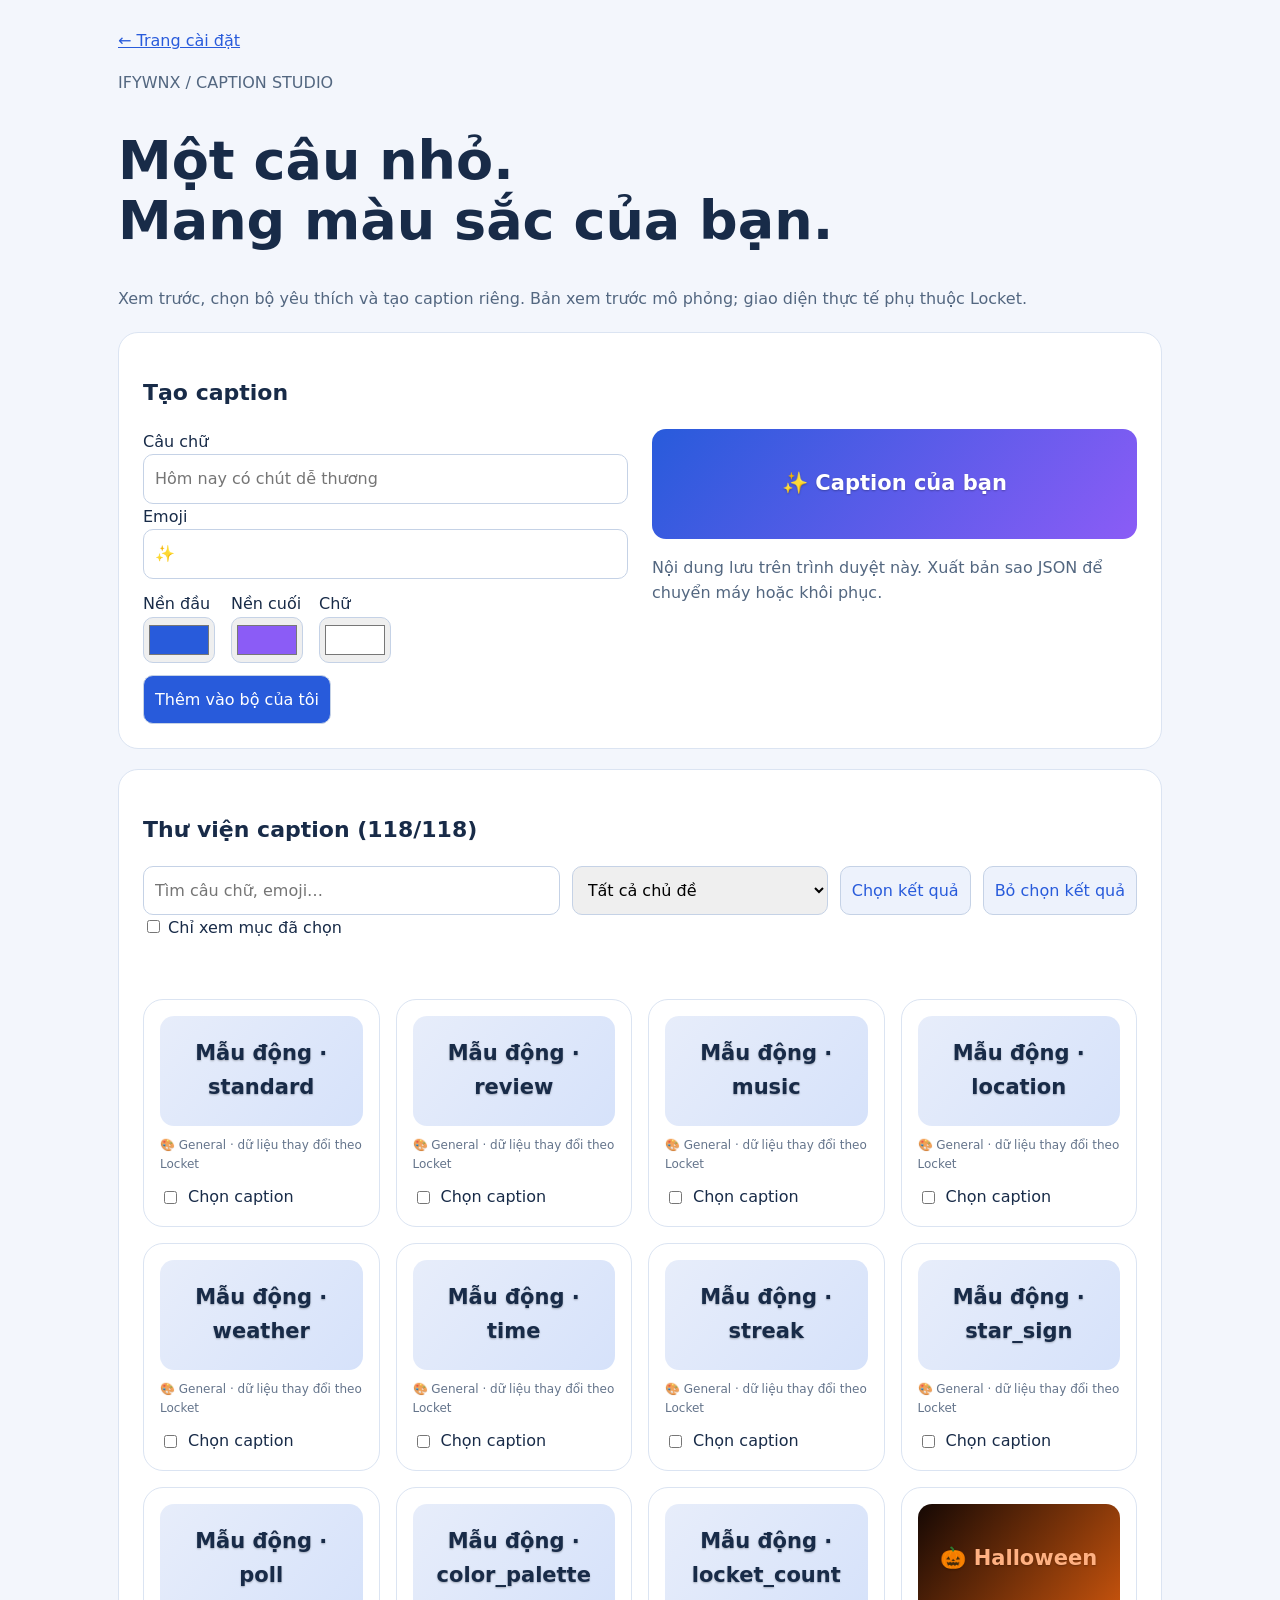
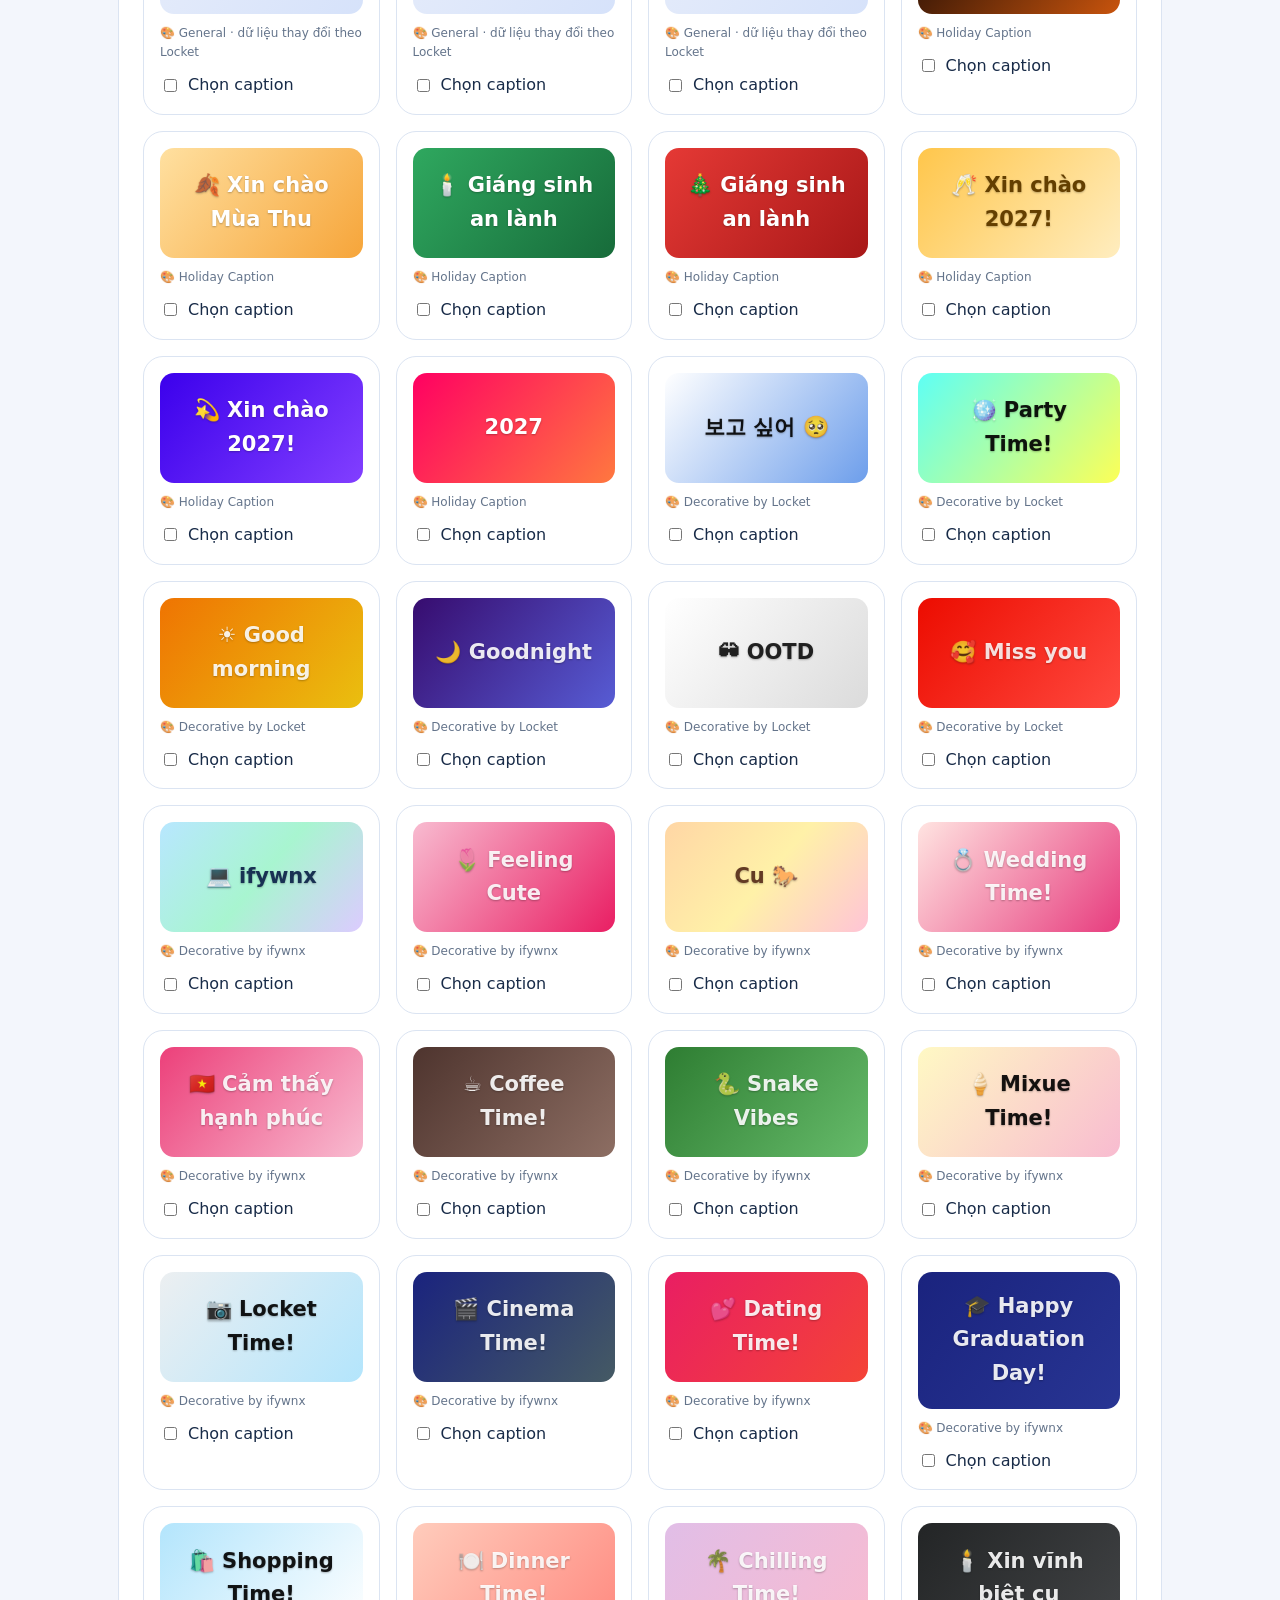
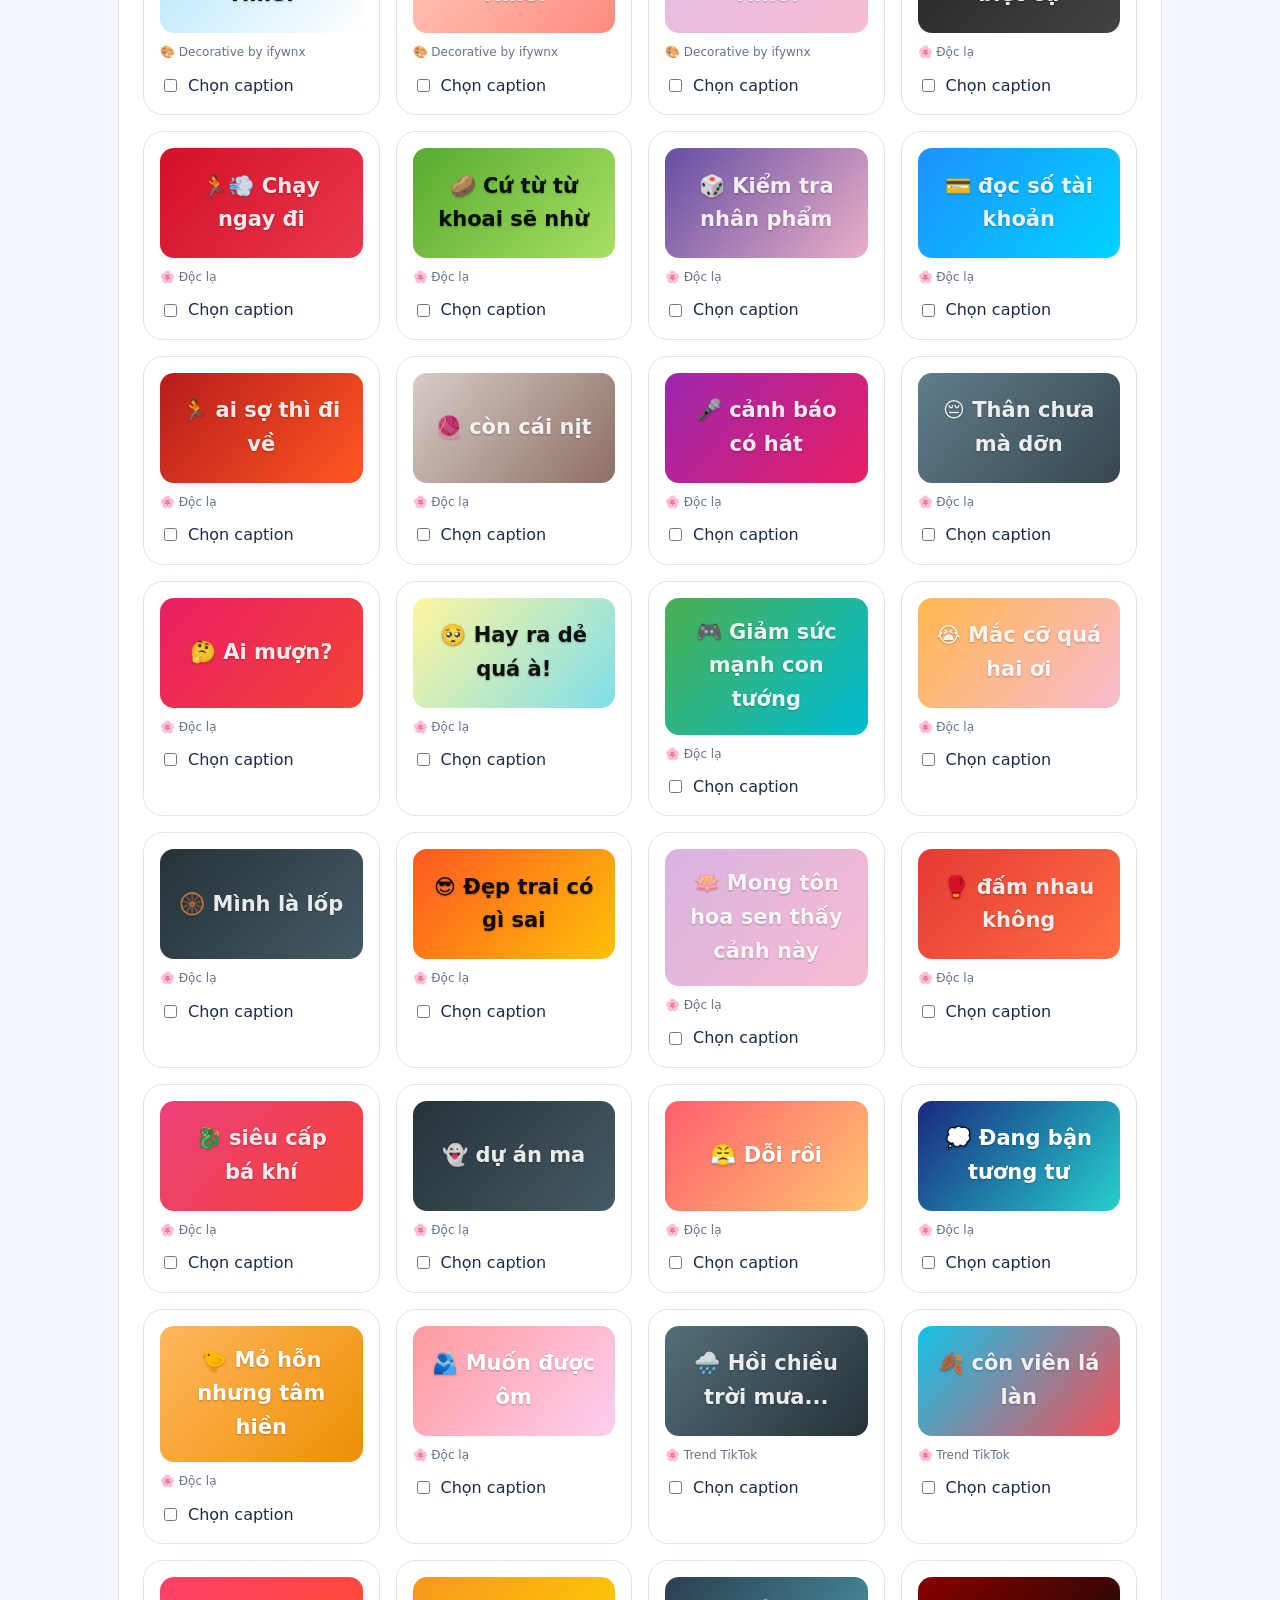
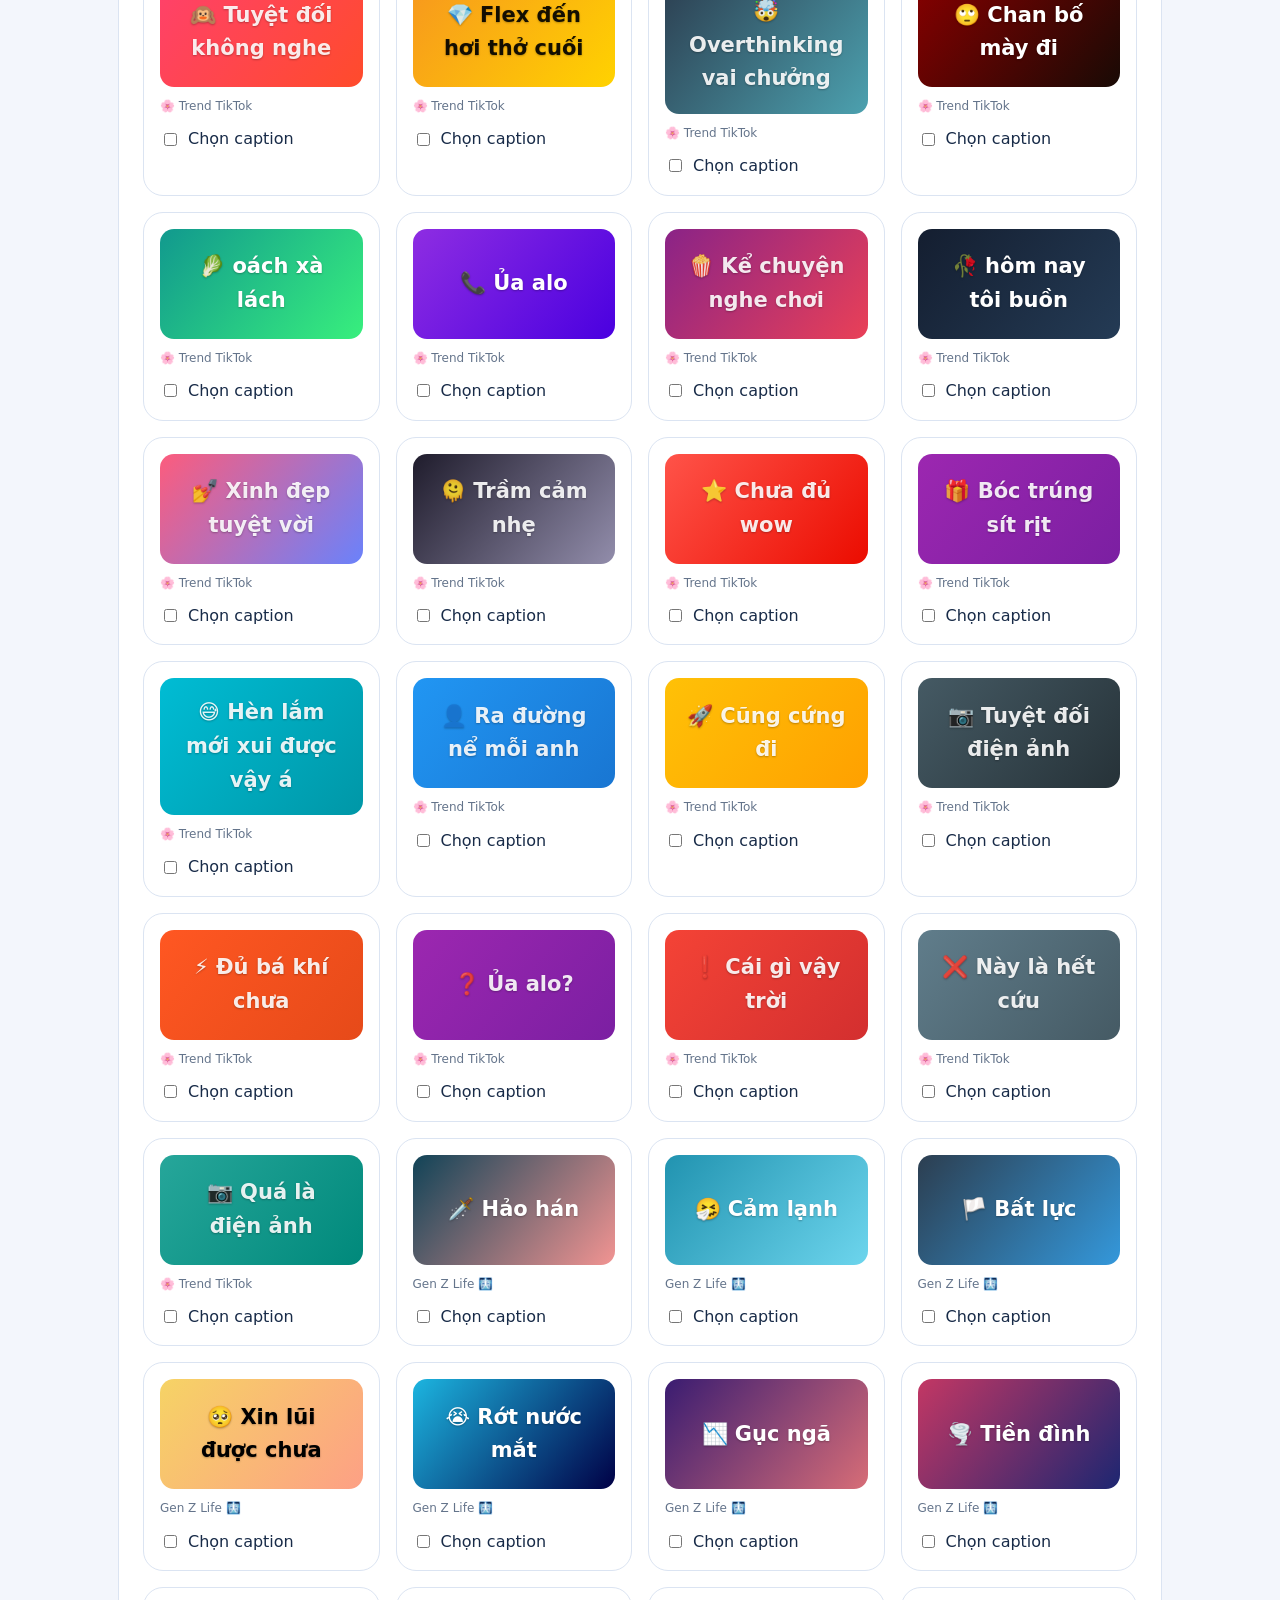
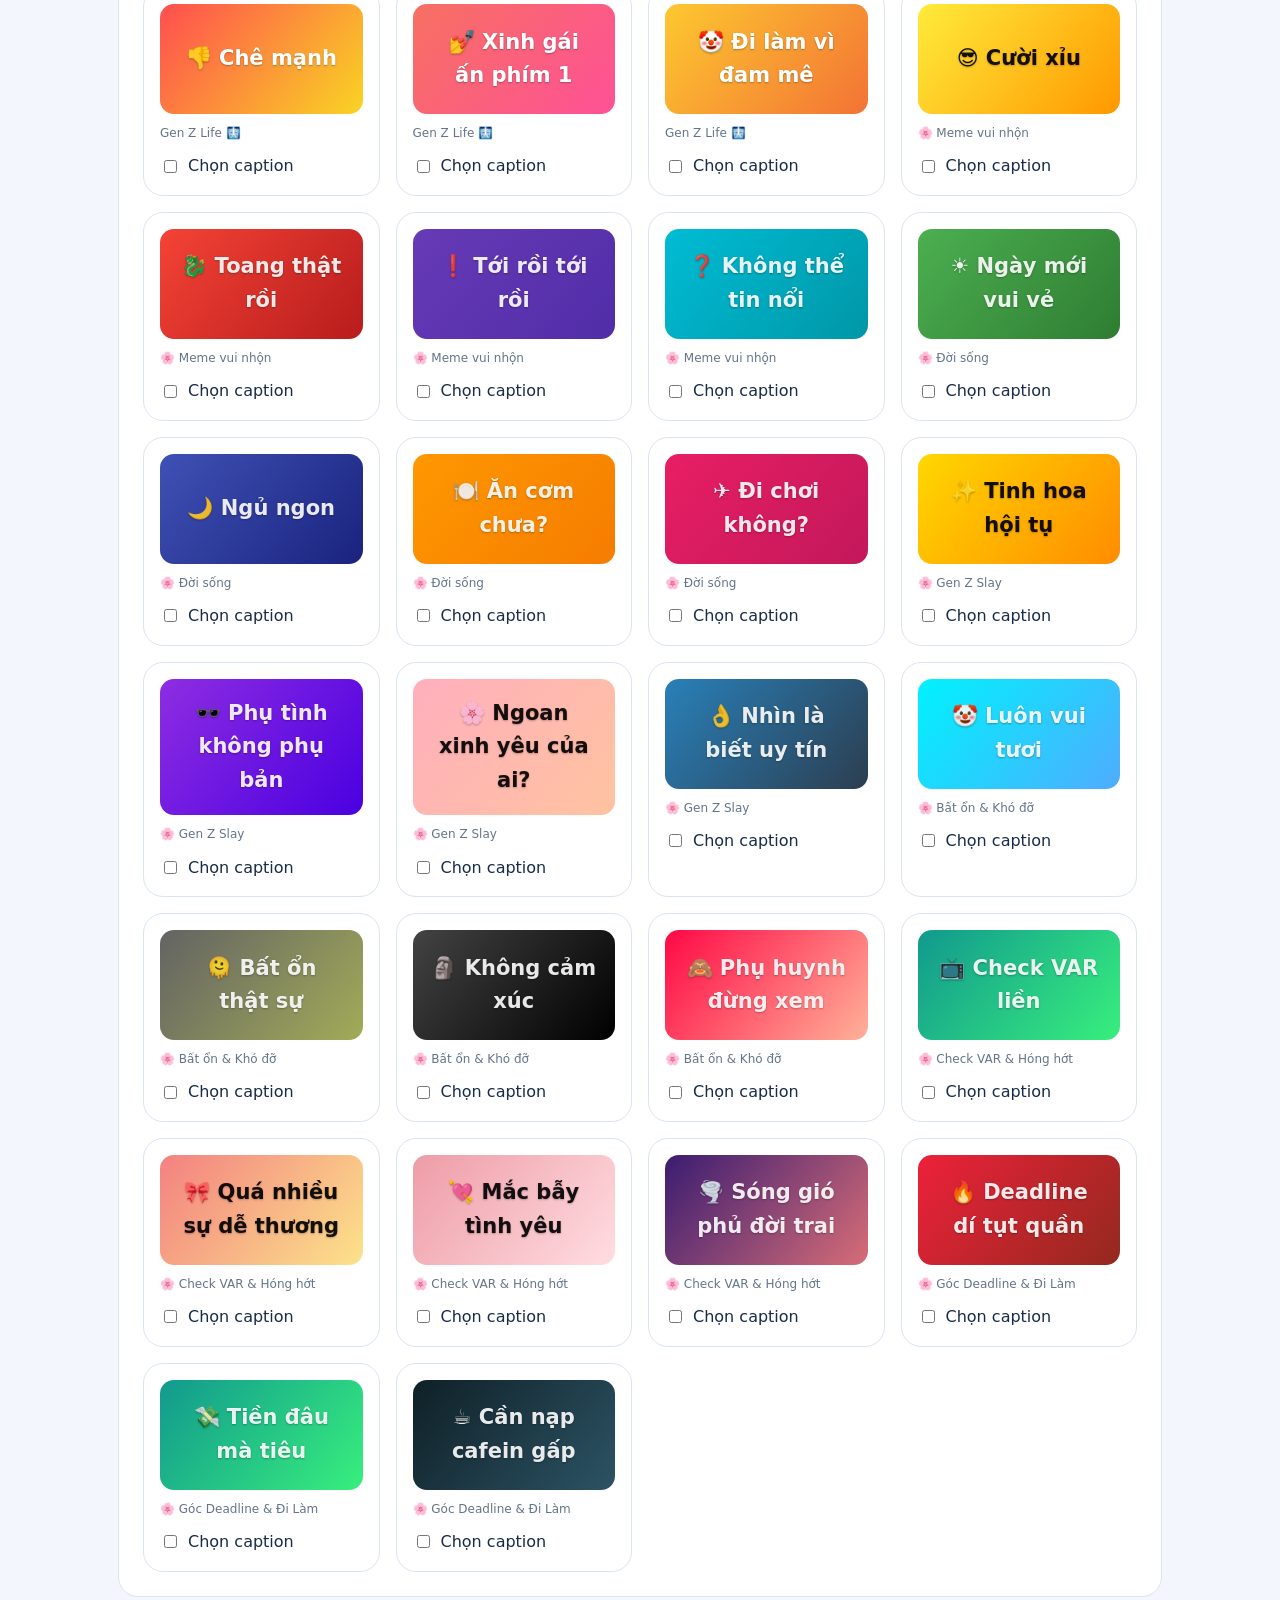
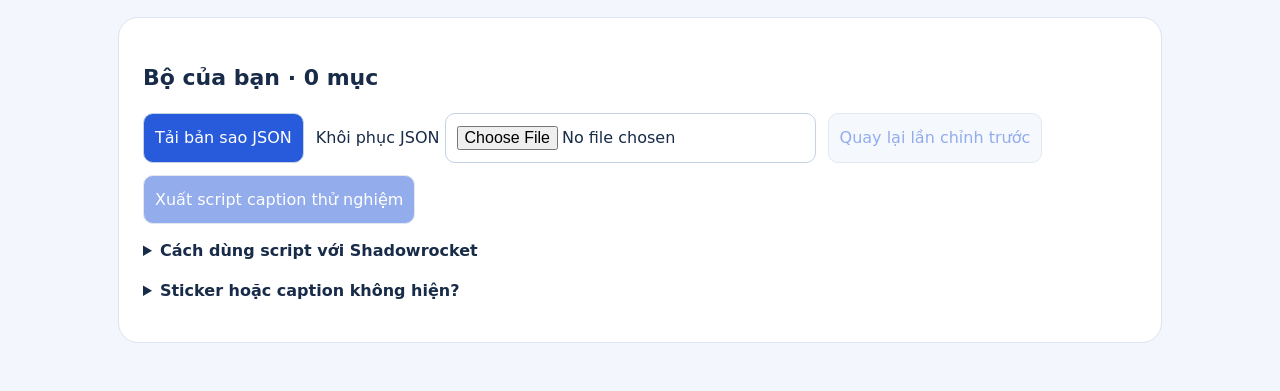
<file: Website hiện tại/public/captions/index.html>
<!doctype html><html lang="vi"><meta charset="utf-8"><meta name="viewport" content="width=device-width,initial-scale=1"><title>Caption Studio · ifywnx</title>
<style>*{box-sizing:border-box}body{margin:0;background:#f3f6fc;color:#182b48;font:16px/1.6 system-ui}main{max-width:1100px;margin:auto;padding:28px}a{color:#285bdb}h1{font-size:clamp(32px,6vw,54px);line-height:1.1}h2{font-size:22px}p{color:#536780}.panel,article{background:white;border:1px solid #dbe4f2;border-radius:20px;padding:24px;margin:20px 0}.tools{display:flex;gap:12px;flex-wrap:wrap}input,select,button{font:inherit;padding:11px;border:1px solid #c5d2e6;border-radius:10px;max-width:100%}button{cursor:pointer;background:#285bdb;color:white}button.secondary{background:#edf2fc;color:#285bdb}button:disabled{opacity:.5;cursor:default}input[type=search]{flex:1;min-width:180px}label{display:block}input[type=text]{width:100%}.grid{display:grid;grid-template-columns:repeat(auto-fill,minmax(220px,1fr));gap:16px}.card{margin:0;padding:16px}.preview{min-height:110px;display:flex;align-items:center;justify-content:center;border-radius:14px;text-align:center;padding:18px;overflow-wrap:anywhere;font-size:21px;font-weight:700;text-shadow:0 1px 2px #0004}.meta{font-size:12px;color:#64748b;margin:10px 0}.card label{display:flex;gap:8px;align-items:center}.editor{display:grid;grid-template-columns:1fr 1fr;gap:24px}.colors{display:flex;gap:16px;margin:12px 0}.colors input{display:block;width:72px;height:46px;padding:3px}#status{min-height:26px}summary{cursor:pointer;font-weight:700}details{margin:14px 0}input:focus-visible,button:focus-visible,select:focus-visible,a:focus-visible{outline:3px solid #e8aa28;outline-offset:3px}@media(max-width:650px){main{padding:16px}.editor{grid-template-columns:1fr}.panel{padding:18px}}
</style><main><a href="../">← Trang cài đặt</a><p>IFYWNX / CAPTION STUDIO</p><h1>Một câu nhỏ.<br>Mang màu sắc của bạn.</h1><p>Xem trước, chọn bộ yêu thích và tạo caption riêng. Bản xem trước mô phỏng; giao diện thực tế phụ thuộc Locket.</p>
<section class="panel"><h2>Tạo caption</h2><div class="editor"><form id="create"><label>Câu chữ<input id="caption" type="text" maxlength="120" required placeholder="Hôm nay có chút dễ thương"></label><label>Emoji<input id="emoji" type="text" maxlength="24" value="✨"></label><div class="colors"><label>Nền đầu<input id="color1" type="color" value="#285bdb"></label><label>Nền cuối<input id="color2" type="color" value="#8b5cf6"></label><label>Chữ<input id="ink" type="color" value="#ffffff"></label></div><button>Thêm vào bộ của tôi</button></form><div><div id="live" class="preview"></div><p>Nội dung lưu trên trình duyệt này. Xuất bản sao JSON để chuyển máy hoặc khôi phục.</p></div></div></section>
<section class="panel"><h2>Thư viện caption <span id="count"></span></h2><div class="tools"><input id="search" type="search" aria-label="Tìm caption" placeholder="Tìm câu chữ, emoji…"><select id="category" aria-label="Chủ đề"><option value="">Tất cả chủ đề</option></select><button id="all" class="secondary">Chọn kết quả</button><button id="none" class="secondary">Bỏ chọn kết quả</button></div><label><input id="only" type="checkbox"> Chỉ xem mục đã chọn</label><p id="status" role="status" aria-live="polite"></p><div id="grid" class="grid"></div></section>
<section class="panel"><h2>Bộ của bạn · <span id="selected">0</span> mục</h2><div class="tools"><button id="backup">Tải bản sao JSON</button><label class="secondary">Khôi phục JSON <input id="restore" type="file" accept="application/json,.json"></label><button id="undo" class="secondary">Quay lại lần chỉnh trước</button><button id="script">Xuất script caption thử nghiệm</button></div><details><summary>Cách dùng script với Shadowrocket</summary><ol><li>Chọn caption rồi xuất script. File chỉ thay danh sách caption và giữ các mục mặc định từ máy chủ; không thay Gold, DNS hoặc thanh toán.</li><li>Đây là file dành cho quản trị viên: đưa JS lên địa chỉ HTTPS do bạn quản lý. File tải xuống chưa tự cài vào Shadowrocket.</li><li>Trong bản sao cấu hình đang dùng, thay script-path của quy tắc Firebase Remote Config bằng URL script mới. Không chạy đồng thời quy tắc caption cũ và mới trên cùng phản hồi.</li><li>Bật bản thử, mở lại Locket và kiểm tra. Muốn quay lại: khôi phục script-path cũ rồi cập nhật script. Locket có thể lưu cache, nên không hứa thay đổi ngay lập tức.</li></ol><p>Script này chỉ chỉnh caption. Các tuỳ chỉnh khác trong script Remote Config cũ sẽ không được áp dụng khi thay nó. Chưa được thử trực tiếp trên iPhone.</p></details><details><summary>Sticker hoặc caption không hiện?</summary><p>Kiểm tra đúng cấu hình, module và tin cậy chứng chỉ. Chỉ bật một quy tắc Remote Config. Nếu lỗi xuất hiện sau khi đổi script, quay lại bản trước. Ghi phiên bản Locket và chụp lỗi; không cần xoá ứng dụng. DNS không tự thêm sticker.</p></details></section></main><script src="studio.js"></script></html>
</file>
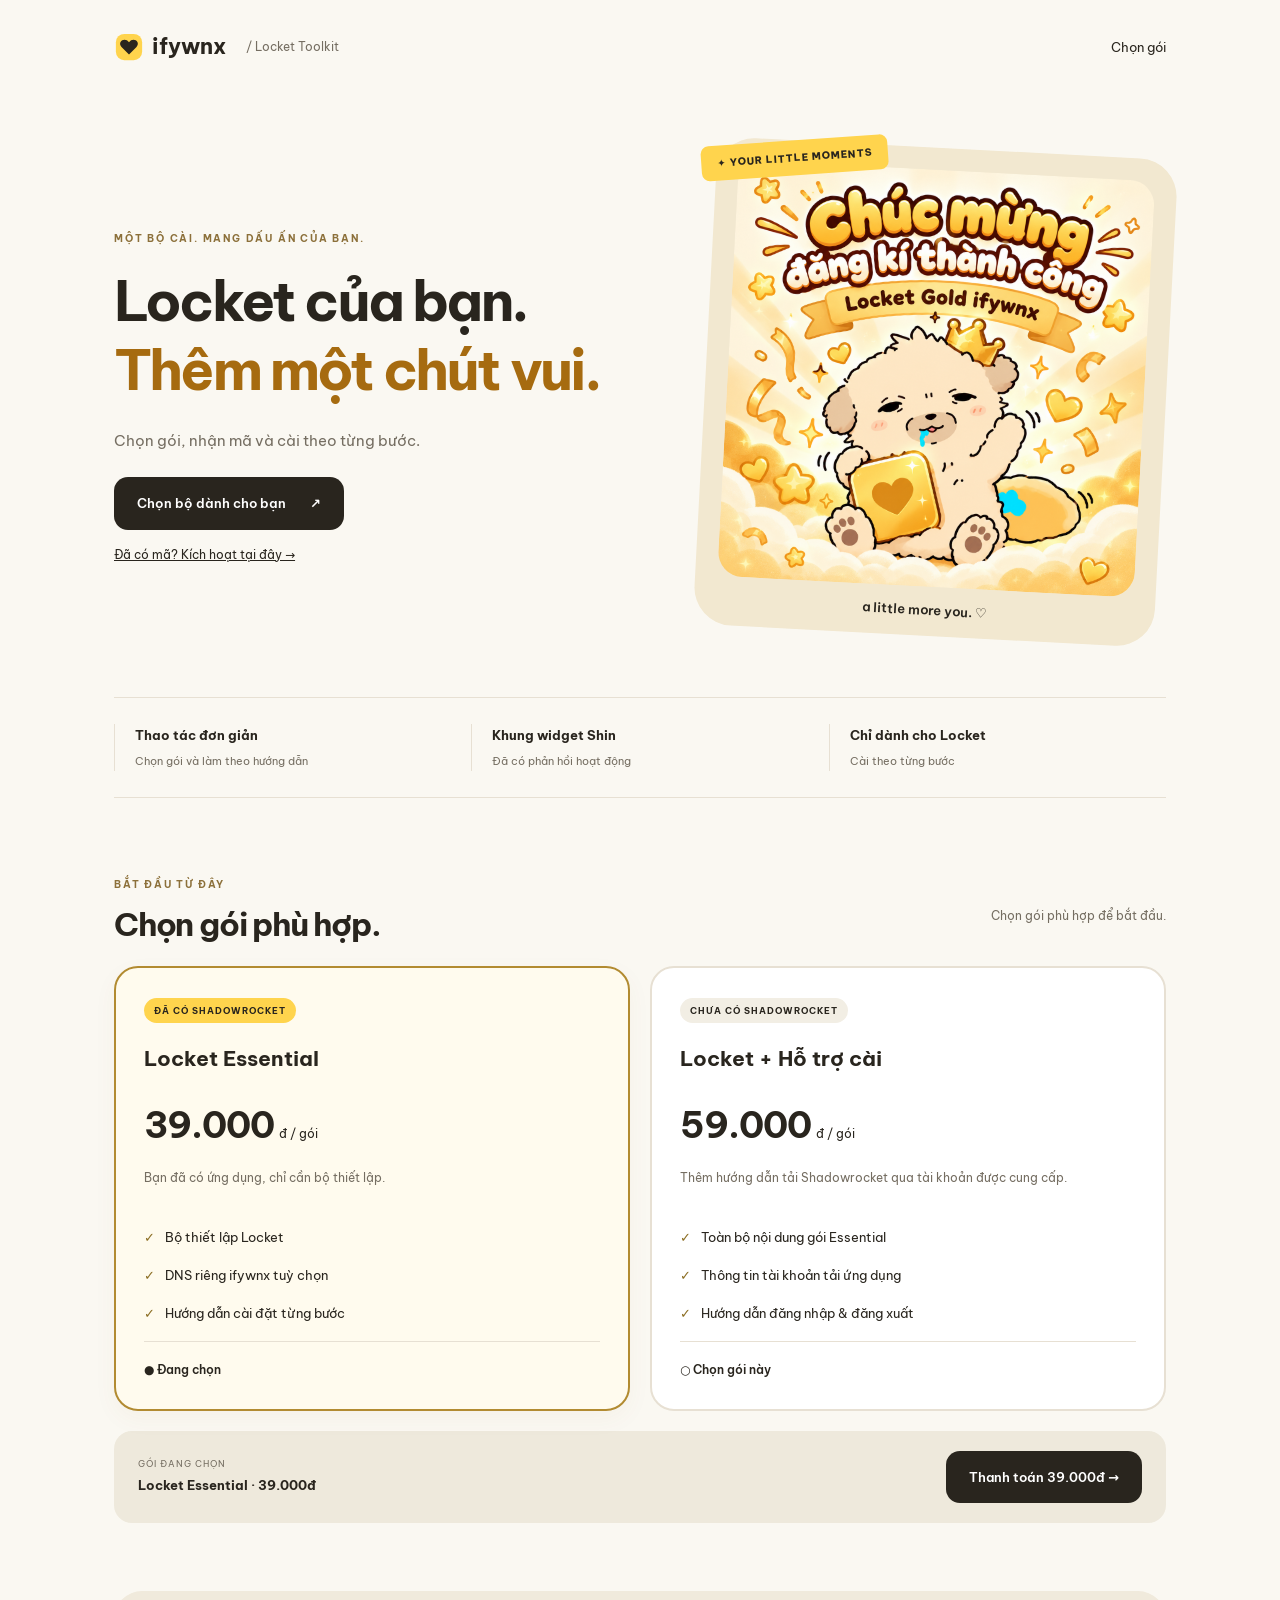
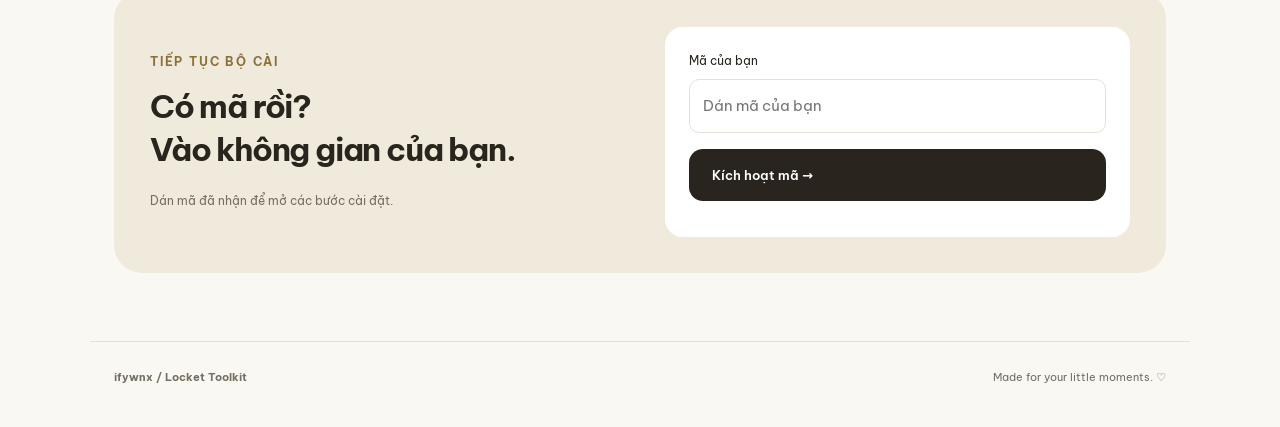
<file: Website hiện tại/public/welcome/index.html>
<!doctype html><html lang="vi"><head><meta charset="utf-8"><meta name="viewport" content="width=device-width,initial-scale=1"><meta name="referrer" content="no-referrer"><title>Locket Toolkit · ifywnx</title><link rel="stylesheet" href="style.css"></head><body>
<div class="preview">BẢN XEM TRƯỚC · Thanh toán thật chưa bật</div>
<header><a class="brand" href="#"><svg class="brand-icon" viewBox="0 0 32 32" aria-hidden="true"><rect x="2" y="2" width="28" height="28" rx="9" fill="#ffd44d"/><path d="M16 24 8 16c-5-6 4-11 8-5 4-6 13-1 8 5Z" fill="#29251e"/></svg><b>ifywnx</b><span> / Locket Toolkit</span></a><nav><a href="#packages">Chọn gói</a></nav></header>
<main><div class="hero"><div><p class="eyebrow">MỘT BỘ CÀI. MANG DẤU ẤN CỦA BẠN.</p><h1>Locket của bạn.<br><em>Thêm một chút vui.</em></h1><p class="intro">Chọn gói, nhận mã và cài theo từng bước.</p><a href="#packages" class="button dark">Chọn bộ dành cho bạn <span>↗</span></a><a class="textlink" href="#activation">Đã có mã? Kích hoạt tại đây →</a></div><div class="heroart"><div class="floatbadge">✦ YOUR LITTLE MOMENTS</div><img src="images/locket-welcome-ifywnx-v5.png" alt="Chú cún cùng chiếc Locket vàng, chào mừng đến với ifywnx"><span class="artlabel">a little more you. ♡</span></div></div>
<div class="featurebar"><div><b>Thao tác đơn giản</b><span>Chọn gói và làm theo hướng dẫn</span></div><div><b>Khung widget Shin</b><span>Đã có phản hồi hoạt động</span></div><div><b>Chỉ dành cho Locket</b><span>Cài theo từng bước</span></div></div>
<section id="packages"><div class="sectionhead"><div><p class="eyebrow">BẮT ĐẦU TỪ ĐÂY</p><h2>Chọn gói phù hợp.</h2></div><p>Chọn gói phù hợp để bắt đầu.</p></div><div class="plans">
<button class="plan selected" data-plan="standard" aria-pressed="true"><span class="pill">ĐÃ CÓ SHADOWROCKET</span><h3>Locket Essential</h3><strong>39.000<span>đ / gói</span></strong><p>Bạn đã có ứng dụng, chỉ cần bộ thiết lập.</p><ul><li>Bộ thiết lập Locket</li><li>DNS riêng ifywnx tuỳ chọn</li><li>Hướng dẫn cài đặt từng bước</li></ul><span class="choose">● Đang chọn</span></button>
<button class="plan" data-plan="plus" aria-pressed="false"><span class="pill">CHƯA CÓ SHADOWROCKET</span><h3>Locket + Hỗ trợ cài</h3><strong>59.000<span>đ / gói</span></strong><p>Thêm hướng dẫn tải Shadowrocket qua tài khoản được cung cấp.</p><ul><li>Toàn bộ nội dung gói Essential</li><li>Thông tin tài khoản tải ứng dụng</li><li>Hướng dẫn đăng nhập & đăng xuất</li></ul><span class="choose">○ Chọn gói này</span></button></div>
<div class="checkoutbar"><div><small>GÓI ĐANG CHỌN</small><b id="selection">Locket Essential · 39.000đ</b></div><button class="button dark" id="buy">Thanh toán 39.000đ →</button></div><p id="payment-status" role="status"></p><a id="checkout" class="button dark" hidden target="_blank" rel="noopener">Mở thanh toán payOS ↗</a></section>
<section class="workspace" id="activation"><div><p class="eyebrow">TIẾP TỤC BỘ CÀI</p><h2>Có mã rồi?<br>Vào không gian của bạn.</h2><p>Dán mã đã nhận để mở các bước cài đặt.</p></div><form id="unlock"><label for="code">Mã của bạn</label><input id="code" required autocomplete="off" spellcheck="false" placeholder="Dán mã của bạn"><button class="button dark">Kích hoạt mã →</button><p id="access-message" role="alert"></p></form></section>
<template id="installation-template"><section id="downloads" hidden><p class="eyebrow">KHÔNG GIAN CÀI ĐẶT</p><h2>Từng bước, thật dễ.</h2><p id="demo-note" class="notice" hidden>Đây là phiên xem thử. Các nút tải không gọi máy chủ và không thu tiền.</p>
<div id="apple" hidden class="account"><h3>01 · Tải Shadowrocket</h3><p>Chỉ đăng nhập tài khoản tải ứng dụng trong <b>Phương tiện & Mục mua</b>. Giữ tài khoản iCloud cá nhân của bạn.</p><label for="apple-email">Tài khoản tải ứng dụng</label><input id="apple-email" readonly><label for="apple-password">Mật khẩu</label><div class="passwordrow"><input id="apple-password" type="password" readonly><button id="reveal" type="button" disabled>Hiện</button><button id="copy-password" type="button" disabled>Sao chép</button></div><p id="copy-status" role="status"></p><details id="signout"><summary>Cách đăng nhập và đăng xuất sau khi tải</summary><ol><li>Vào Cài đặt iPhone → tên của bạn → Phương tiện & Mục mua → Đăng xuất.</li><li>Đăng nhập tài khoản tải ứng dụng được cung cấp. Nếu cần mã xác minh, liên hệ người bán.</li><li>Mở App Store, tải Shadowrocket từ mục ứng dụng đã mua của tài khoản.</li><li>Quay lại Phương tiện & Mục mua → Đăng xuất, rồi đăng nhập tài khoản cá nhân.</li></ol><p>Thực hiện đăng xuất trên iPhone sau khi tải xong.</p><label><input id="signedout" type="checkbox"> Tôi đã tự đăng xuất tài khoản tải ứng dụng</label></details></div>
<div id="cards"></div><details class="guide" open><summary>Cài đặt theo thứ tự</summary><ol>
<li><b>Chọn một cách cài:</b> nếu chưa có cấu hình, hãy chọn Config ở trên. Nếu đã có cấu hình Shadowrocket riêng, mở mục Module thay thế. Không bật cả hai bộ quy tắc Locket cùng lúc.</li>
<li><b>DNS (tuỳ chọn):</b> mở Cài đặt iPhone → Cài đặt chung → VPN &amp; Quản lý thiết bị → chọn hồ sơ DNS ifywnx vừa tải → Cài đặt. Nếu còn hồ sơ DNS cũ, gỡ hồ sơ cũ trước.</li>
<li><b>Bật giải mã:</b> mở Shadowrocket → Cấu hình → bấm ⓘ cạnh cấu hình vừa thêm → Giải mã HTTPS. Bật Giải mã HTTPS và HTTP/2 nếu có; tên mục có thể khác giữa các phiên bản.</li>
<li><b>Tạo chứng chỉ:</b> trong phần Giải mã HTTPS, chọn Tạo chứng chỉ CA → Cài đặt vào hệ thống → cho phép tải hồ sơ.</li>
<li><b>Cài chứng chỉ:</b> vào Cài đặt iPhone → Cài đặt chung → VPN &amp; Quản lý thiết bị → chọn chứng chỉ vừa tạo trong Shadowrocket → Cài đặt.</li>
<li><b>Tin cậy chứng chỉ:</b> vào Cài đặt → Cài đặt chung → Giới thiệu → kéo xuống cuối → Cài đặt tin cậy chứng nhận → bật tin cậy cho đúng chứng chỉ CA vừa tạo.</li>
<li><b>Cài lại Locket để thử:</b> trước khi xoá, bảo đảm bạn đăng nhập lại được và đã lưu dữ liệu cần giữ; xoá ứng dụng có thể mất dữ liệu cục bộ. Sau đó xoá Locket → bật kết nối Shadowrocket → mở App Store và tải lại Locket.</li>
<li><b>Mở và kiểm tra:</b> mở Locket lần đầu, đăng nhập nếu được yêu cầu, rồi đóng hẳn ứng dụng và mở lần hai. Kiểm tra gửi/nhận ảnh và các tính năng cần dùng; nếu chưa hoạt động, liên hệ hỗ trợ, không cần xoá và cài lại liên tục.</li>
</ol></details></section></template><div id="installation-slot"></div>


</main><footer><b>ifywnx / Locket Toolkit</b><span>Made for your little moments. ♡</span></footer><script src="config.js"></script><script src="app.js"></script></body></html>
</file>
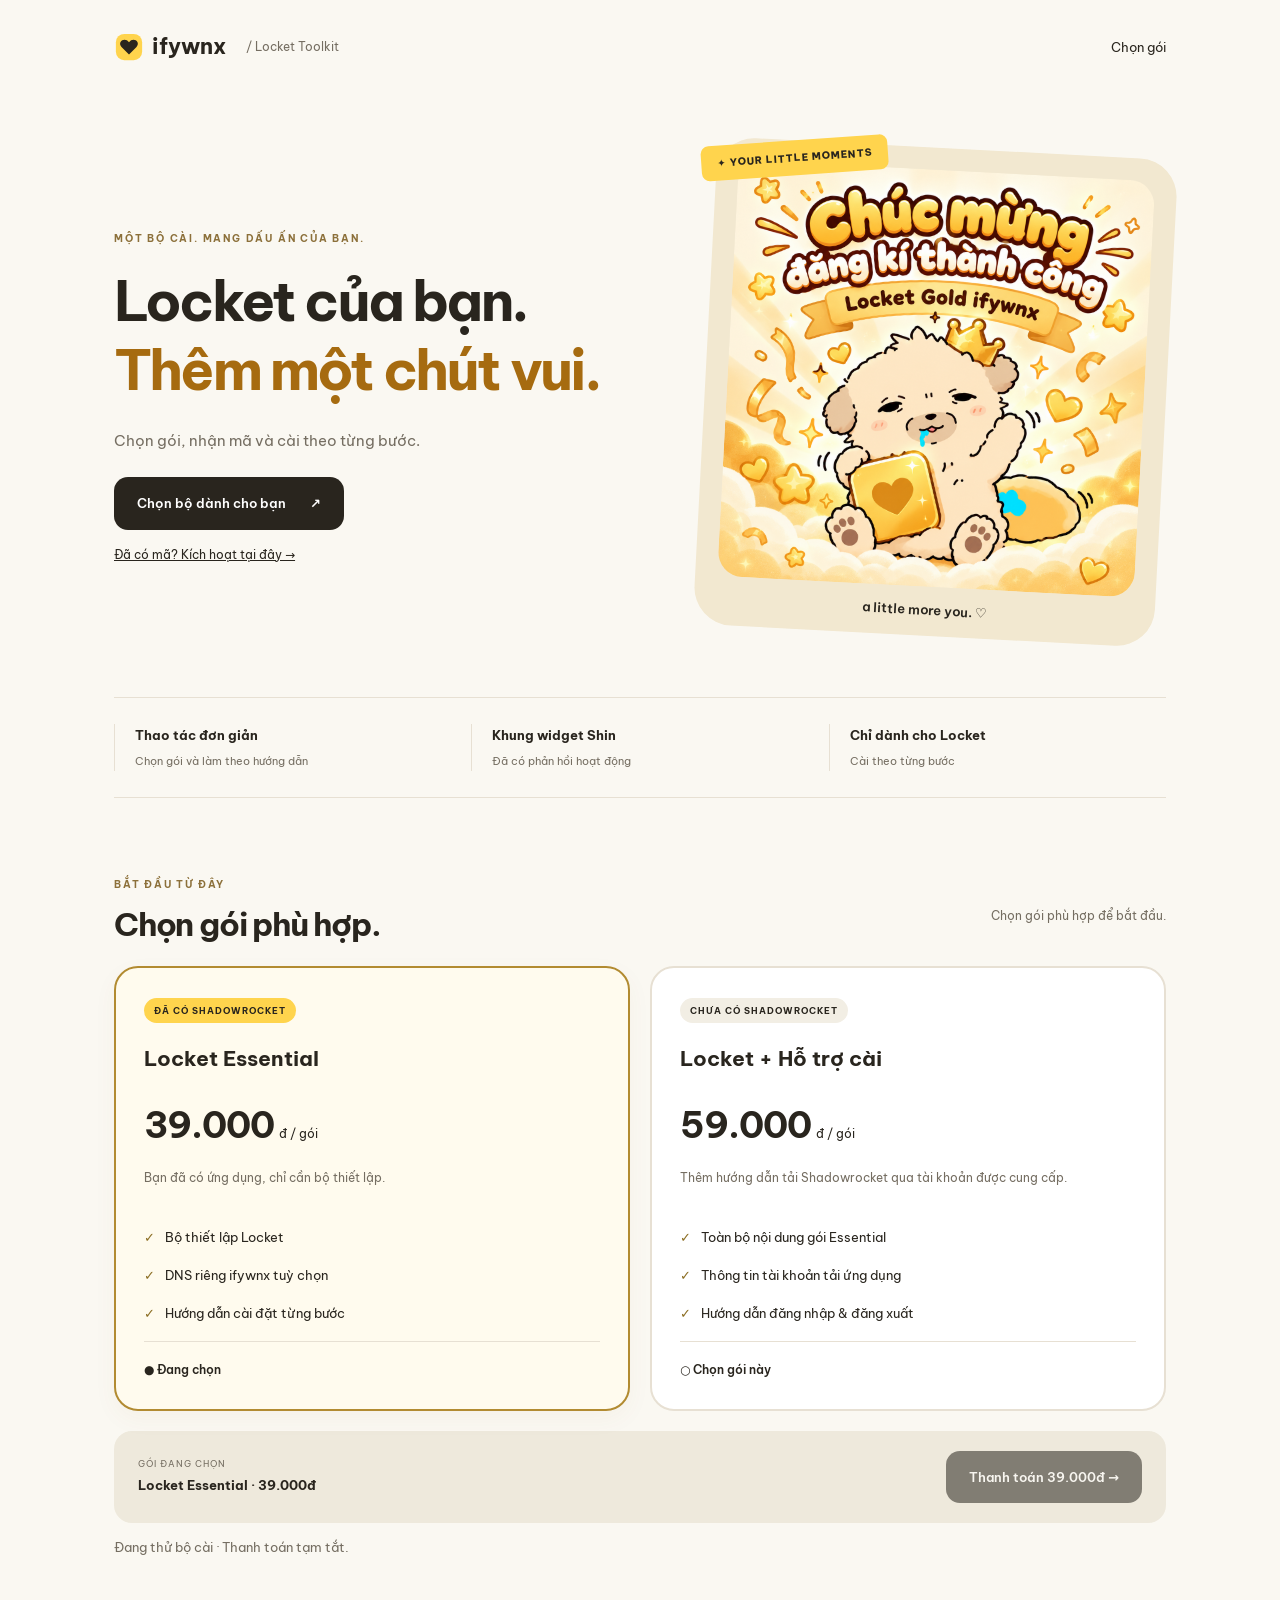
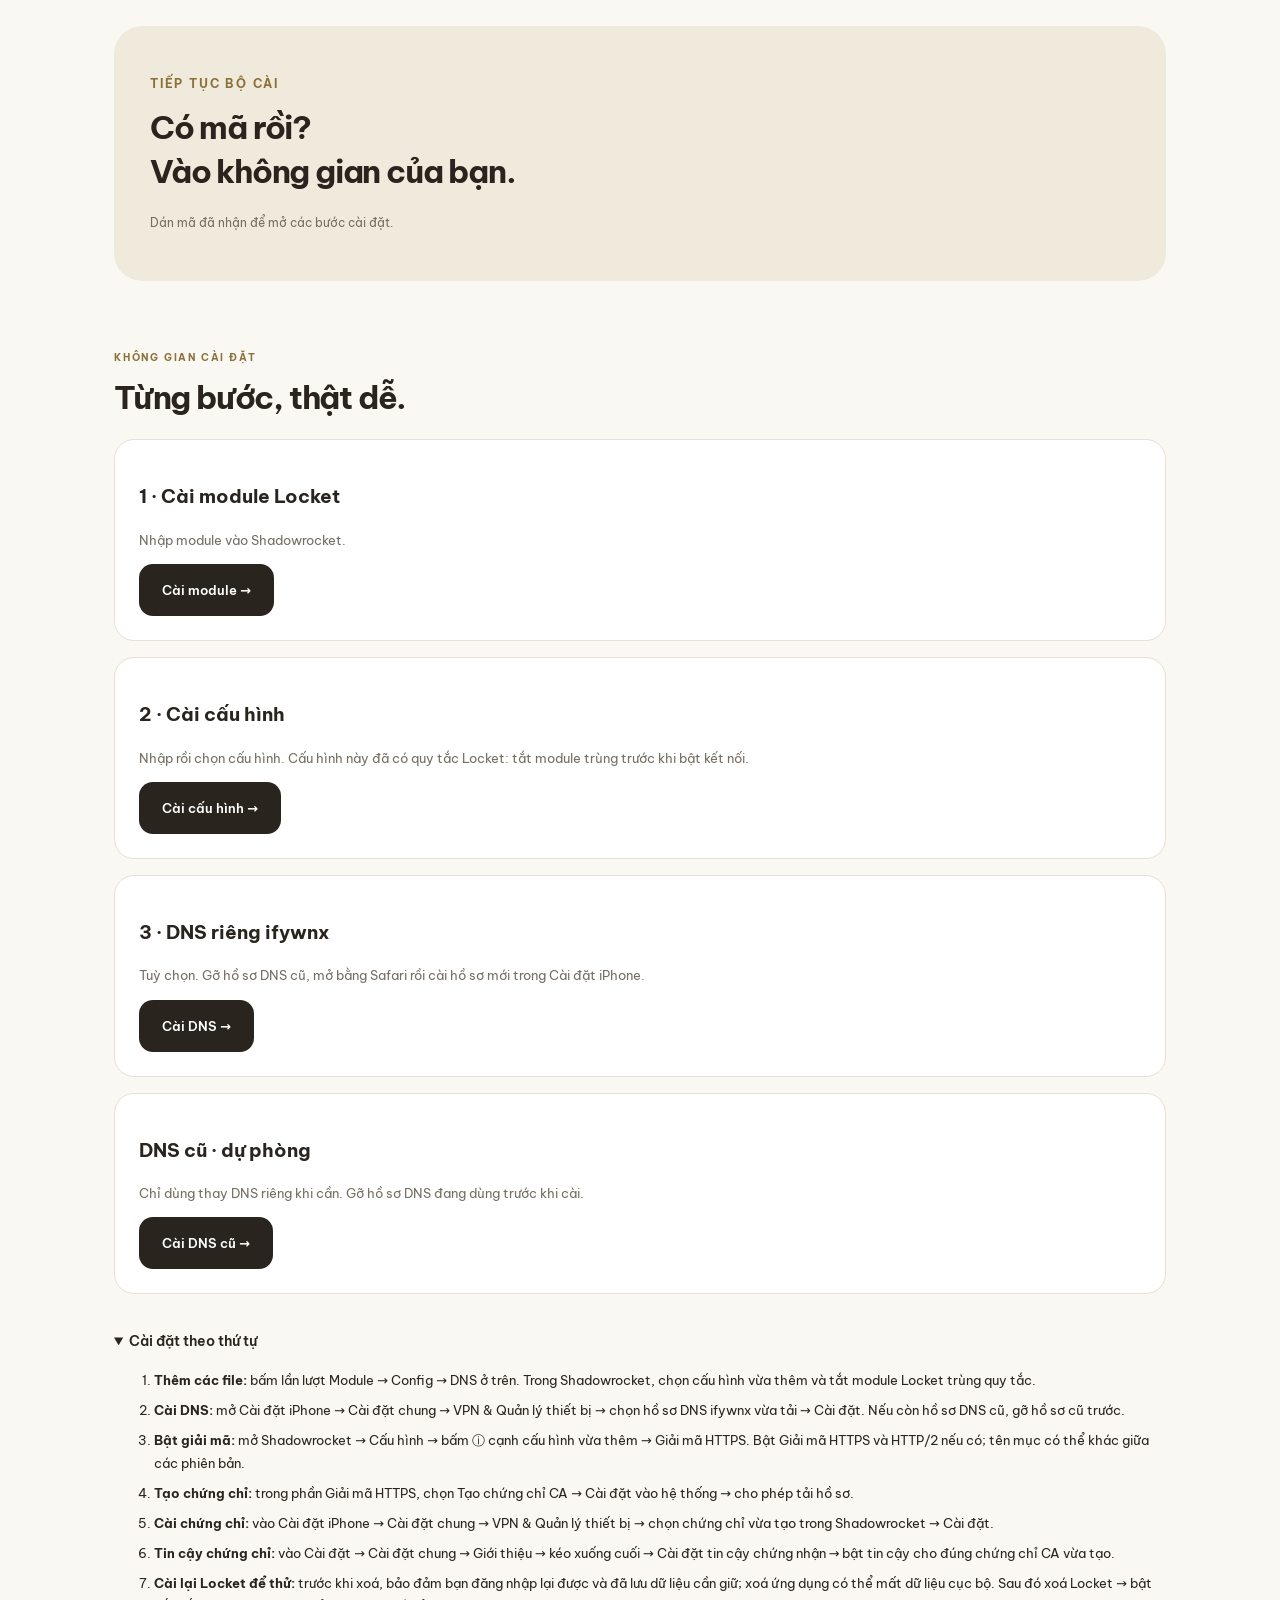
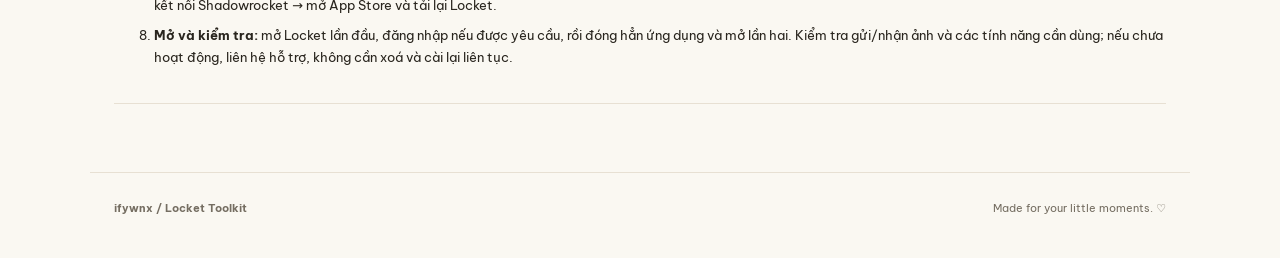
<file: Website độc lập/public/welcome/index.html>
<!doctype html><html lang="vi"><head><meta charset="utf-8"><meta name="viewport" content="width=device-width,initial-scale=1"><meta name="referrer" content="no-referrer"><title>Locket Toolkit · ifywnx</title><link rel="stylesheet" href="style.css"></head><body>
<div class="preview">BẢN XEM TRƯỚC · Thanh toán thật chưa bật</div>
<header><a class="brand" href="#"><svg class="brand-icon" viewBox="0 0 32 32" aria-hidden="true"><rect x="2" y="2" width="28" height="28" rx="9" fill="#ffd44d"/><path d="M16 24 8 16c-5-6 4-11 8-5 4-6 13-1 8 5Z" fill="#29251e"/></svg><b>ifywnx</b><span> / Locket Toolkit</span></a><nav><a href="#packages">Chọn gói</a></nav></header>
<main><div class="hero"><div><p class="eyebrow">MỘT BỘ CÀI. MANG DẤU ẤN CỦA BẠN.</p><h1>Locket của bạn.<br><em>Thêm một chút vui.</em></h1><p class="intro">Chọn gói, nhận mã và cài theo từng bước.</p><a href="#packages" class="button dark">Chọn bộ dành cho bạn <span>↗</span></a><a class="textlink" href="#activation">Đã có mã? Kích hoạt tại đây →</a></div><div class="heroart"><div class="floatbadge">✦ YOUR LITTLE MOMENTS</div><img src="images/locket-welcome-ifywnx-v5.png" alt="Chú cún cùng chiếc Locket vàng, chào mừng đến với ifywnx"><span class="artlabel">a little more you. ♡</span></div></div>
<div class="featurebar"><div><b>Thao tác đơn giản</b><span>Chọn gói và làm theo hướng dẫn</span></div><div><b>Khung widget Shin</b><span>Đã có phản hồi hoạt động</span></div><div><b>Chỉ dành cho Locket</b><span>Cài theo từng bước</span></div></div>
<section id="packages"><div class="sectionhead"><div><p class="eyebrow">BẮT ĐẦU TỪ ĐÂY</p><h2>Chọn gói phù hợp.</h2></div><p>Chọn gói phù hợp để bắt đầu.</p></div><div class="plans">
<button class="plan selected" data-plan="standard" aria-pressed="true"><span class="pill">ĐÃ CÓ SHADOWROCKET</span><h3>Locket Essential</h3><strong>39.000<span>đ / gói</span></strong><p>Bạn đã có ứng dụng, chỉ cần bộ thiết lập.</p><ul><li>Bộ thiết lập Locket</li><li>DNS riêng ifywnx tuỳ chọn</li><li>Hướng dẫn cài đặt từng bước</li></ul><span class="choose">● Đang chọn</span></button>
<button class="plan" data-plan="plus" aria-pressed="false"><span class="pill">CHƯA CÓ SHADOWROCKET</span><h3>Locket + Hỗ trợ cài</h3><strong>59.000<span>đ / gói</span></strong><p>Thêm hướng dẫn tải Shadowrocket qua tài khoản được cung cấp.</p><ul><li>Toàn bộ nội dung gói Essential</li><li>Thông tin tài khoản tải ứng dụng</li><li>Hướng dẫn đăng nhập & đăng xuất</li></ul><span class="choose">○ Chọn gói này</span></button></div>
<div class="checkoutbar"><div><small>GÓI ĐANG CHỌN</small><b id="selection">Locket Essential · 39.000đ</b></div><button class="button dark" id="buy">Thanh toán 39.000đ →</button></div><p id="payment-status" role="status"></p><a id="checkout" class="button dark" hidden target="_blank" rel="noopener">Mở thanh toán payOS ↗</a></section>
<section class="workspace" id="activation"><div><p class="eyebrow">TIẾP TỤC BỘ CÀI</p><h2>Có mã rồi?<br>Vào không gian của bạn.</h2><p>Dán mã đã nhận để mở các bước cài đặt.</p></div><form id="unlock"><label for="code">Mã của bạn</label><input id="code" required autocomplete="off" spellcheck="false" placeholder="Dán mã của bạn"><button class="button dark">Kích hoạt mã →</button><p id="access-message" role="alert"></p></form></section>
<template id="installation-template"><section id="downloads" hidden><p class="eyebrow">KHÔNG GIAN CÀI ĐẶT</p><h2>Từng bước, thật dễ.</h2><p id="demo-note" class="notice" hidden>Đây là phiên xem thử. Các nút tải không gọi máy chủ và không thu tiền.</p>
<div id="apple" hidden class="account"><h3>01 · Tải Shadowrocket</h3><p>Chỉ đăng nhập tài khoản tải ứng dụng trong <b>Phương tiện & Mục mua</b>. Giữ tài khoản iCloud cá nhân của bạn.</p><label for="apple-email">Tài khoản tải ứng dụng</label><input id="apple-email" readonly><label for="apple-password">Mật khẩu</label><div class="passwordrow"><input id="apple-password" type="password" readonly><button id="reveal" type="button" disabled>Hiện</button><button id="copy-password" type="button" disabled>Sao chép</button></div><p id="copy-status" role="status"></p><details id="signout"><summary>Cách đăng nhập và đăng xuất sau khi tải</summary><ol><li>Vào Cài đặt iPhone → tên của bạn → Phương tiện & Mục mua → Đăng xuất.</li><li>Đăng nhập tài khoản tải ứng dụng được cung cấp. Nếu cần mã xác minh, liên hệ người bán.</li><li>Mở App Store, tải Shadowrocket từ mục ứng dụng đã mua của tài khoản.</li><li>Quay lại Phương tiện & Mục mua → Đăng xuất, rồi đăng nhập tài khoản cá nhân.</li></ol><p>Thực hiện đăng xuất trên iPhone sau khi tải xong.</p><label><input id="signedout" type="checkbox"> Tôi đã tự đăng xuất tài khoản tải ứng dụng</label></details></div>
<div id="cards"></div><details class="guide" open><summary>Cài đặt theo thứ tự</summary><ol>
<li><b>Thêm các file:</b> bấm lần lượt Module → Config → DNS ở trên. Trong Shadowrocket, chọn cấu hình vừa thêm và tắt module Locket trùng quy tắc.</li>
<li><b>Cài DNS:</b> mở Cài đặt iPhone → Cài đặt chung → VPN &amp; Quản lý thiết bị → chọn hồ sơ DNS ifywnx vừa tải → Cài đặt. Nếu còn hồ sơ DNS cũ, gỡ hồ sơ cũ trước.</li>
<li><b>Bật giải mã:</b> mở Shadowrocket → Cấu hình → bấm ⓘ cạnh cấu hình vừa thêm → Giải mã HTTPS. Bật Giải mã HTTPS và HTTP/2 nếu có; tên mục có thể khác giữa các phiên bản.</li>
<li><b>Tạo chứng chỉ:</b> trong phần Giải mã HTTPS, chọn Tạo chứng chỉ CA → Cài đặt vào hệ thống → cho phép tải hồ sơ.</li>
<li><b>Cài chứng chỉ:</b> vào Cài đặt iPhone → Cài đặt chung → VPN &amp; Quản lý thiết bị → chọn chứng chỉ vừa tạo trong Shadowrocket → Cài đặt.</li>
<li><b>Tin cậy chứng chỉ:</b> vào Cài đặt → Cài đặt chung → Giới thiệu → kéo xuống cuối → Cài đặt tin cậy chứng nhận → bật tin cậy cho đúng chứng chỉ CA vừa tạo.</li>
<li><b>Cài lại Locket để thử:</b> trước khi xoá, bảo đảm bạn đăng nhập lại được và đã lưu dữ liệu cần giữ; xoá ứng dụng có thể mất dữ liệu cục bộ. Sau đó xoá Locket → bật kết nối Shadowrocket → mở App Store và tải lại Locket.</li>
<li><b>Mở và kiểm tra:</b> mở Locket lần đầu, đăng nhập nếu được yêu cầu, rồi đóng hẳn ứng dụng và mở lần hai. Kiểm tra gửi/nhận ảnh và các tính năng cần dùng; nếu chưa hoạt động, liên hệ hỗ trợ, không cần xoá và cài lại liên tục.</li>
</ol></details></section></template><div id="installation-slot"></div>


</main><footer><b>ifywnx / Locket Toolkit</b><span>Made for your little moments. ♡</span></footer><script src="config.js"></script><script src="app.js"></script></body></html>
</file>
<file: Website hiện tại/public/welcome/style.css>
@import url('https://fonts.googleapis.com/css2?family=Be+Vietnam+Pro:wght@400;500;600;700;800&display=swap');
:root{--ink:#29251e;--muted:#756e62;--paper:#faf8f2;--yellow:#ffd44d;--line:#e7e0d3}*{box-sizing:border-box}html{scroll-behavior:smooth;scroll-padding-top:24px}body{margin:0;background:var(--paper);color:var(--ink);font:15px/1.7 'Be Vietnam Pro',system-ui,sans-serif}button,input{font:inherit}a{color:inherit}button,a,input,summary{-webkit-tap-highlight-color:transparent}button,summary{cursor:pointer}[hidden]{display:none!important}:focus-visible{outline:3px solid #b57500;outline-offset:5px}.preview{text-align:center;background:#29251e;color:#fff1c3;font-size:11px;letter-spacing:1px;padding:8px}header,main,footer{max-width:1100px;margin:auto}header{padding:28px 24px;display:flex;align-items:center;justify-content:space-between}.brand{text-decoration:none;font-size:22px}.brand span{font-size:12px;color:var(--muted);margin-left:12px}nav{display:flex;gap:28px;font-size:13px}nav a{text-decoration:none}main{padding:0 24px}.hero{display:grid;grid-template-columns:1.15fr 1fr;gap:60px;align-items:center;padding:55px 0 60px}.eyebrow{font-size:10px;letter-spacing:1.8px;font-weight:700;color:#8c703a}h1{font-size:clamp(36px,4.4vw,56px);line-height:1.22;letter-spacing:-2.8px;margin:20px 0}h1 em{font-style:normal;color:#a66b10}p{color:var(--muted)}.intro{max-width:450px;margin:24px 0}.button{border:0;border-radius:14px;padding:15px 23px;display:inline-flex;justify-content:space-between;align-items:center;gap:24px;text-decoration:none;font-size:13px;font-weight:600;cursor:pointer}.dark{color:#fff;background:var(--ink)}button:disabled{opacity:.55;cursor:wait}.textlink{display:block;margin-top:15px;font-size:12px}.tags{display:flex;gap:16px;font-size:10px;margin-top:40px;color:var(--muted)}.heroart{position:relative;padding:22px;background:#f2e8d0;border-radius:38px;transform:rotate(3deg)}.heroart img{display:block;width:100%;border-radius:25px}.floatbadge{position:absolute;top:0;left:-16px;transform:rotate(-7deg);background:var(--yellow);padding:9px 16px;border-radius:8px;font-size:10px;letter-spacing:1px;font-weight:800}.artlabel{display:block;text-align:center;font-size:13px;margin:12px 0 -7px;font-weight:600}.featurebar{display:grid;grid-template-columns:repeat(3,1fr);border-top:1px solid var(--line);border-bottom:1px solid var(--line);padding:26px 0;gap:20px}.featurebar div{padding-left:20px;border-left:1px solid var(--line)}.featurebar b,.featurebar span{display:block}.featurebar b{font-size:13px}.featurebar span{font-size:11px;color:var(--muted);margin-top:6px}section{margin:68px 0}h2{font-size:32px;line-height:1.35;letter-spacing:-1.2px;margin:10px 0 20px}h3{font-size:21px;line-height:1.4}.sectionhead{display:flex;align-items:center;justify-content:space-between}.sectionhead>p{font-size:12px}.plans{display:grid;grid-template-columns:1fr 1fr;gap:20px}.plan{position:relative;text-align:left;background:#fff;border:2px solid var(--line);border-radius:24px;padding:28px;color:var(--ink)}.plan.selected{border-color:#b28b31;background:#fffbee;box-shadow:0 8px 24px #84611a0b}.pill{display:inline-block;border-radius:20px;background:#f2eee4;padding:5px 10px;font-size:9px;font-weight:700;letter-spacing:1px}.selected .pill{background:var(--yellow)}.plan strong{font-size:36px;letter-spacing:-1px}.plan strong span{font-size:12px;font-weight:400;letter-spacing:0;margin-left:5px}.plan p{font-size:12px;min-height:42px}.plan ul{list-style:none;padding:0;font-size:13px;line-height:2.3}.plan li:before{content:'✓';color:#8b6d22;margin-right:10px}.choose{display:block;border-top:1px solid var(--line);padding-top:18px;font-size:12px;font-weight:600}.checkoutbar{margin-top:20px;padding:20px 24px;background:#eee9dc;border-radius:18px;display:flex;align-items:center;justify-content:space-between;gap:16px}.checkoutbar small{display:block;font-size:9px;letter-spacing:1px;color:var(--muted)}.checkoutbar b{font-size:13px}.fine{font-size:11px;max-width:850px}.workspace{background:#f0eadc;border-radius:28px;padding:36px;display:grid;grid-template-columns:1fr 1fr;gap:50px;align-items:center}.workspace p{font-size:12px}.workspace form{background:#fff;padding:24px;border-radius:18px}label{font-size:12px;display:block}input{display:block;width:100%;padding:13px;border-radius:10px;border:1px solid var(--line);margin:8px 0 16px;background:#fff;color:var(--ink);min-width:0}input[type=checkbox]{display:inline;width:auto;margin:8px}.workspace .button{width:100%}#access-message{color:#aa342c}.studio{background:var(--yellow);border-radius:28px;padding:40px;display:grid;grid-template-columns:1fr 1fr;gap:32px;align-items:center}.studio p{font-size:12px;color:#6f581d}.captionmock{display:flex;align-items:center;flex-direction:column;gap:24px}.captionmock span{background:#fff8df;border-radius:30px;padding:12px 26px;box-shadow:0 8px 0 #b88d2c22;transform:rotate(-5deg);font-weight:600}.captionmock span:nth-child(2){transform:rotate(6deg);background:#e7d9ff}.captionmock span:nth-child(3){background:#e6eed5;transform:rotate(-2deg)}details{border-bottom:1px solid var(--line);padding:20px 0}details p,details li{font-size:13px}summary{font-weight:600;font-size:14px}footer{display:flex;justify-content:space-between;border-top:1px solid var(--line);padding:26px 24px 40px;font-size:11px;color:var(--muted)}.account,article{padding:24px;background:#fff;border:1px solid var(--line);border-radius:20px;margin:16px 0}.account p,article p{font-size:13px}.passwordrow{display:flex;gap:8px}.passwordrow input{flex:1;margin:8px 0}.passwordrow button{border:1px solid var(--line);border-radius:10px;background:var(--paper);margin:8px 0;font-size:12px}.notice{background:#fff0bc;padding:16px;border-radius:12px;font-size:13px}li{margin-bottom:8px}code{font-size:11px;overflow-wrap:anywhere}#payment-status{font-size:13px}article h3{font-size:19px}@media(max-width:700px){header{padding:20px}.brand span{display:none}nav{gap:14px;font-size:11px}main{padding:0 20px}.hero{grid-template-columns:1fr;padding:28px 0 38px;gap:35px}h1{font-size:41px}.heroart{max-width:330px;margin:auto;transform:rotate(2deg)}.tags{margin-top:24px;gap:12px}.featurebar{gap:10px}.featurebar div{padding-left:10px}.featurebar b{font-size:11px}.featurebar span{font-size:10px}section{margin:42px 0}.sectionhead{display:block}.plans{grid-template-columns:1fr}.plan{padding:24px}.plan p{min-height:0}.checkoutbar{align-items:stretch;flex-direction:column}.workspace,.studio{grid-template-columns:1fr;padding:24px;gap:24px}h2{font-size:28px}.workspace form{padding:18px}.captionmock{padding:16px 0}footer{gap:20px}.passwordrow{flex-wrap:wrap}.passwordrow input{flex-basis:100%}}

.brand{display:flex;align-items:center;gap:8px}.brand-icon{width:30px;height:30px;flex-shrink:0}
</file>
<file: Website độc lập/public/welcome/style.css>
@import url('https://fonts.googleapis.com/css2?family=Be+Vietnam+Pro:wght@400;500;600;700;800&display=swap');
:root{--ink:#29251e;--muted:#756e62;--paper:#faf8f2;--yellow:#ffd44d;--line:#e7e0d3}*{box-sizing:border-box}html{scroll-behavior:smooth;scroll-padding-top:24px}body{margin:0;background:var(--paper);color:var(--ink);font:15px/1.7 'Be Vietnam Pro',system-ui,sans-serif}button,input{font:inherit}a{color:inherit}button,a,input,summary{-webkit-tap-highlight-color:transparent}button,summary{cursor:pointer}[hidden]{display:none!important}:focus-visible{outline:3px solid #b57500;outline-offset:5px}.preview{text-align:center;background:#29251e;color:#fff1c3;font-size:11px;letter-spacing:1px;padding:8px}header,main,footer{max-width:1100px;margin:auto}header{padding:28px 24px;display:flex;align-items:center;justify-content:space-between}.brand{text-decoration:none;font-size:22px}.brand span{font-size:12px;color:var(--muted);margin-left:12px}nav{display:flex;gap:28px;font-size:13px}nav a{text-decoration:none}main{padding:0 24px}.hero{display:grid;grid-template-columns:1.15fr 1fr;gap:60px;align-items:center;padding:55px 0 60px}.eyebrow{font-size:10px;letter-spacing:1.8px;font-weight:700;color:#8c703a}h1{font-size:clamp(36px,4.4vw,56px);line-height:1.22;letter-spacing:-2.8px;margin:20px 0}h1 em{font-style:normal;color:#a66b10}p{color:var(--muted)}.intro{max-width:450px;margin:24px 0}.button{border:0;border-radius:14px;padding:15px 23px;display:inline-flex;justify-content:space-between;align-items:center;gap:24px;text-decoration:none;font-size:13px;font-weight:600;cursor:pointer}.dark{color:#fff;background:var(--ink)}button:disabled{opacity:.55;cursor:wait}.textlink{display:block;margin-top:15px;font-size:12px}.tags{display:flex;gap:16px;font-size:10px;margin-top:40px;color:var(--muted)}.heroart{position:relative;padding:22px;background:#f2e8d0;border-radius:38px;transform:rotate(3deg)}.heroart img{display:block;width:100%;border-radius:25px}.floatbadge{position:absolute;top:0;left:-16px;transform:rotate(-7deg);background:var(--yellow);padding:9px 16px;border-radius:8px;font-size:10px;letter-spacing:1px;font-weight:800}.artlabel{display:block;text-align:center;font-size:13px;margin:12px 0 -7px;font-weight:600}.featurebar{display:grid;grid-template-columns:repeat(3,1fr);border-top:1px solid var(--line);border-bottom:1px solid var(--line);padding:26px 0;gap:20px}.featurebar div{padding-left:20px;border-left:1px solid var(--line)}.featurebar b,.featurebar span{display:block}.featurebar b{font-size:13px}.featurebar span{font-size:11px;color:var(--muted);margin-top:6px}section{margin:68px 0}h2{font-size:32px;line-height:1.35;letter-spacing:-1.2px;margin:10px 0 20px}h3{font-size:21px;line-height:1.4}.sectionhead{display:flex;align-items:center;justify-content:space-between}.sectionhead>p{font-size:12px}.plans{display:grid;grid-template-columns:1fr 1fr;gap:20px}.plan{position:relative;text-align:left;background:#fff;border:2px solid var(--line);border-radius:24px;padding:28px;color:var(--ink)}.plan.selected{border-color:#b28b31;background:#fffbee;box-shadow:0 8px 24px #84611a0b}.pill{display:inline-block;border-radius:20px;background:#f2eee4;padding:5px 10px;font-size:9px;font-weight:700;letter-spacing:1px}.selected .pill{background:var(--yellow)}.plan strong{font-size:36px;letter-spacing:-1px}.plan strong span{font-size:12px;font-weight:400;letter-spacing:0;margin-left:5px}.plan p{font-size:12px;min-height:42px}.plan ul{list-style:none;padding:0;font-size:13px;line-height:2.3}.plan li:before{content:'✓';color:#8b6d22;margin-right:10px}.choose{display:block;border-top:1px solid var(--line);padding-top:18px;font-size:12px;font-weight:600}.checkoutbar{margin-top:20px;padding:20px 24px;background:#eee9dc;border-radius:18px;display:flex;align-items:center;justify-content:space-between;gap:16px}.checkoutbar small{display:block;font-size:9px;letter-spacing:1px;color:var(--muted)}.checkoutbar b{font-size:13px}.fine{font-size:11px;max-width:850px}.workspace{background:#f0eadc;border-radius:28px;padding:36px;display:grid;grid-template-columns:1fr 1fr;gap:50px;align-items:center}.workspace p{font-size:12px}.workspace form{background:#fff;padding:24px;border-radius:18px}label{font-size:12px;display:block}input{display:block;width:100%;padding:13px;border-radius:10px;border:1px solid var(--line);margin:8px 0 16px;background:#fff;color:var(--ink);min-width:0}input[type=checkbox]{display:inline;width:auto;margin:8px}.workspace .button{width:100%}#access-message{color:#aa342c}.studio{background:var(--yellow);border-radius:28px;padding:40px;display:grid;grid-template-columns:1fr 1fr;gap:32px;align-items:center}.studio p{font-size:12px;color:#6f581d}.captionmock{display:flex;align-items:center;flex-direction:column;gap:24px}.captionmock span{background:#fff8df;border-radius:30px;padding:12px 26px;box-shadow:0 8px 0 #b88d2c22;transform:rotate(-5deg);font-weight:600}.captionmock span:nth-child(2){transform:rotate(6deg);background:#e7d9ff}.captionmock span:nth-child(3){background:#e6eed5;transform:rotate(-2deg)}details{border-bottom:1px solid var(--line);padding:20px 0}details p,details li{font-size:13px}summary{font-weight:600;font-size:14px}footer{display:flex;justify-content:space-between;border-top:1px solid var(--line);padding:26px 24px 40px;font-size:11px;color:var(--muted)}.account,article{padding:24px;background:#fff;border:1px solid var(--line);border-radius:20px;margin:16px 0}.account p,article p{font-size:13px}.passwordrow{display:flex;gap:8px}.passwordrow input{flex:1;margin:8px 0}.passwordrow button{border:1px solid var(--line);border-radius:10px;background:var(--paper);margin:8px 0;font-size:12px}.notice{background:#fff0bc;padding:16px;border-radius:12px;font-size:13px}li{margin-bottom:8px}code{font-size:11px;overflow-wrap:anywhere}#payment-status{font-size:13px}article h3{font-size:19px}@media(max-width:700px){header{padding:20px}.brand span{display:none}nav{gap:14px;font-size:11px}main{padding:0 20px}.hero{grid-template-columns:1fr;padding:28px 0 38px;gap:35px}h1{font-size:41px}.heroart{max-width:330px;margin:auto;transform:rotate(2deg)}.tags{margin-top:24px;gap:12px}.featurebar{gap:10px}.featurebar div{padding-left:10px}.featurebar b{font-size:11px}.featurebar span{font-size:10px}section{margin:42px 0}.sectionhead{display:block}.plans{grid-template-columns:1fr}.plan{padding:24px}.plan p{min-height:0}.checkoutbar{align-items:stretch;flex-direction:column}.workspace,.studio{grid-template-columns:1fr;padding:24px;gap:24px}h2{font-size:28px}.workspace form{padding:18px}.captionmock{padding:16px 0}footer{gap:20px}.passwordrow{flex-wrap:wrap}.passwordrow input{flex-basis:100%}}

.brand{display:flex;align-items:center;gap:8px}.brand-icon{width:30px;height:30px;flex-shrink:0}
</file>
